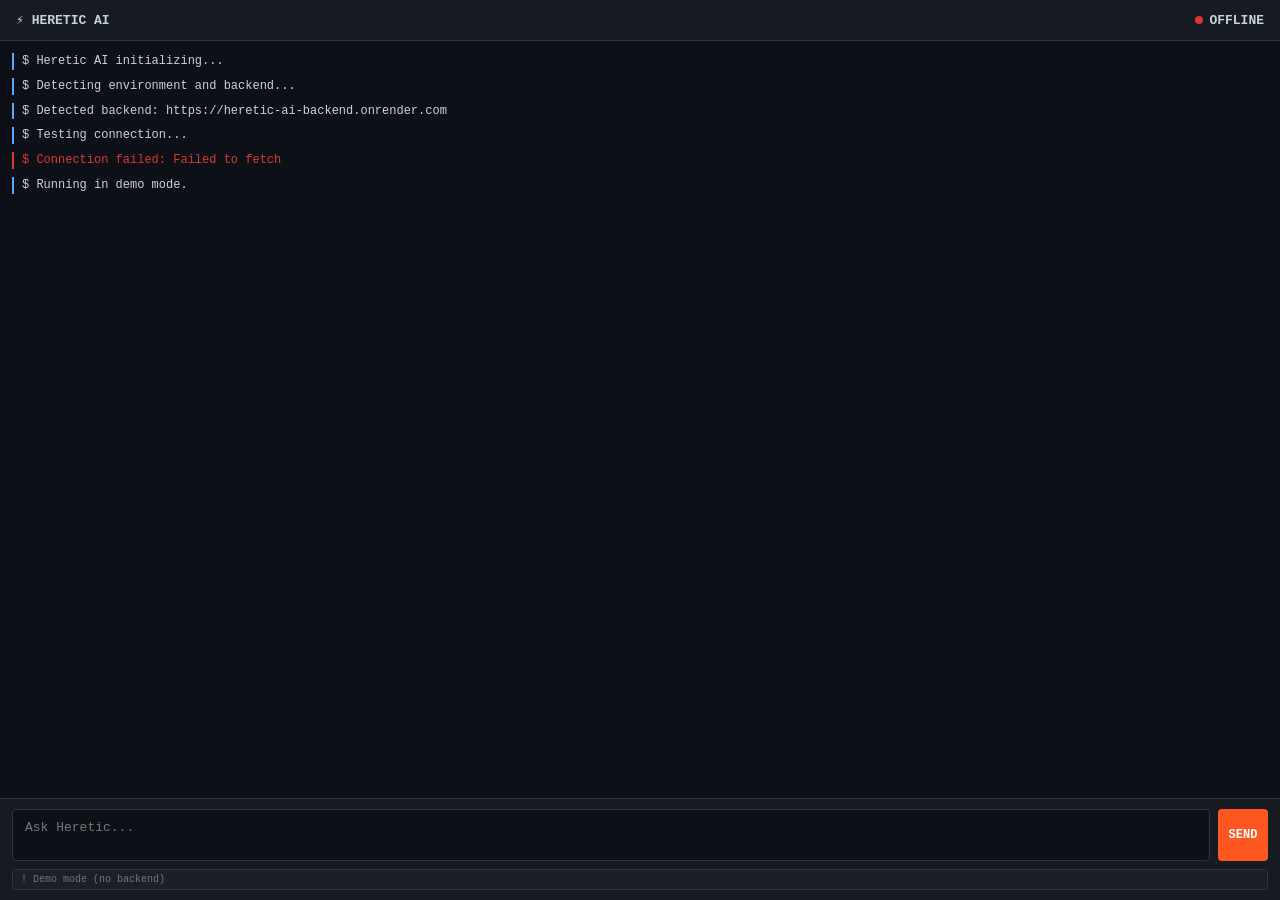
<file: index.html>
<!DOCTYPE html>
<html lang="en">
<head>
    <meta charset="UTF-8">
    <meta name="viewport" content="width=device-width, initial-scale=1.0, maximum-scale=1.0, user-scalable=no, viewport-fit=cover">
    <meta name="apple-mobile-web-app-capable" content="yes">
    <meta name="apple-mobile-web-app-status-bar-style" content="black-translucent">
    <meta name="apple-mobile-web-app-title" content="Heretic AI">
    <meta name="theme-color" content="#0d1117">
    <title>Heretic AI</title>
    <style>
        :root {
            --bg-color: #0d1117;
            --accent-color: #ff5722;
            --text-color: #c9d1d9;
            --terminal-bg: #161b22;
            --border-color: #30363d;
            --success: #238636;
            --info: #58a6ff;
            --error: #da3633;
        }

        * {
            box-sizing: border-box;
            -webkit-user-select: none;
            user-select: none;
        }

        html, body {
            margin: 0;
            padding: 0;
            width: 100%;
            height: 100%;
            height: 100vh;
            height: 100dvh;
        }

        body {
            background-color: var(--bg-color);
            color: var(--text-color);
            font-family: -apple-system, BlinkMacSystemFont, "Menlo", "Monaco", "Courier New", monospace;
            display: flex;
            flex-direction: column;
            overflow: hidden;
            position: fixed;
        }

        header {
            background-color: var(--terminal-bg);
            border-bottom: 1px solid var(--border-color);
            padding: 12px 16px;
            font-size: 13px;
            font-weight: 600;
            display: flex;
            justify-content: space-between;
            align-items: center;
            flex-shrink: 0;
            z-index: 100;
        }

        .status-indicator {
            display: flex;
            align-items: center;
            gap: 6px;
        }

        .status-dot {
            width: 8px;
            height: 8px;
            border-radius: 50%;
            background-color: var(--error);
            animation: pulse 2s infinite;
        }

        .status-dot.online {
            background-color: var(--success);
        }

        @keyframes pulse {
            0%, 100% { opacity: 1; }
            50% { opacity: 0.6; }
        }

        #terminal {
            flex: 1;
            overflow-y: auto;
            overflow-x: hidden;
            padding: 12px 12px;
            display: flex;
            flex-direction: column;
            gap: 8px;
            font-size: 12px;
            line-height: 1.4;
            -webkit-overflow-scrolling: touch;
            word-break: break-word;
            white-space: pre-wrap;
        }

        .log-entry {
            border-left: 2px solid var(--border-color);
            padding-left: 8px;
            animation: slideIn 0.2s ease-out;
        }

        @keyframes slideIn {
            from {
                opacity: 0;
                transform: translateY(-4px);
            }
            to {
                opacity: 1;
                transform: translateY(0);
            }
        }

        .log-entry.user {
            border-left-color: var(--accent-color);
            color: var(--accent-color);
        }

        .log-entry.system {
            border-left-color: var(--info);
            color: var(--text-color);
        }

        .log-entry.error {
            border-left-color: var(--error);
            color: var(--error);
        }

        .log-entry.success {
            border-left-color: var(--success);
            color: var(--success);
        }

        .controls {
            background-color: var(--terminal-bg);
            border-top: 1px solid var(--border-color);
            padding: 10px 12px;
            display: flex;
            flex-direction: column;
            gap: 8px;
            flex-shrink: 0;
        }

        .input-row {
            display: flex;
            gap: 8px;
        }

        input[type="text"], textarea {
            flex: 1;
            background-color: var(--bg-color);
            border: 1px solid var(--border-color);
            color: var(--text-color);
            padding: 10px 12px;
            border-radius: 4px;
            font-size: 13px;
            font-family: inherit;
            outline: none;
            -webkit-user-select: text;
            user-select: text;
        }

        textarea {
            min-height: 40px;
            max-height: 80px;
            resize: none;
        }

        input::placeholder {
            color: #6e7681;
        }

        button {
            background-color: var(--accent-color);
            color: white;
            border: none;
            padding: 10px 14px;
            border-radius: 4px;
            font-weight: 600;
            font-size: 12px;
            cursor: pointer;
            font-family: inherit;
            transition: all 0.15s;
            -webkit-tap-highlight-color: transparent;
        }

        button:active {
            transform: scale(0.95);
            opacity: 0.8;
        }

        button:disabled {
            opacity: 0.5;
            cursor: not-allowed;
        }

        button.secondary {
            background-color: #21262d;
            border: 1px solid var(--border-color);
            color: var(--text-color);
        }

        .hidden-panel {
            display: none !important;
        }

        .config-info {
            font-size: 10px;
            color: #6e7681;
            padding: 4px 8px;
            background-color: rgba(255, 255, 255, 0.02);
            border-radius: 4px;
            border: 1px solid var(--border-color);
        }

        @media (max-height: 600px) {
            #terminal {
                font-size: 11px;
            }

            input[type="text"], textarea {
                font-size: 12px;
            }
        }
    </style>
</head>
<body>
    <header>
        <span>⚡ HERETIC AI</span>
        <div class="status-indicator">
            <span class="status-dot" id="statusDot"></span>
            <span id="statusText">INIT</span>
        </div>
    </header>

    <div id="terminal">
        <div class="log-entry system">$ Heretic AI initializing...</div>
        <div class="log-entry system">$ Detecting environment and backend...</div>
    </div>

    <div class="controls">
        <div class="input-row">
            <textarea id="userInput" placeholder="Ask Heretic..." onkeypress="handleKeyPress(event)"></textarea>
            <button id="sendBtn" onclick="sendMessage()" style="width: 50px; padding: 10px;">SEND</button>
        </div>
        <div class="config-info" id="configInfo">Configuring...</div>
    </div>

    <script>
        // Auto-configuration and environment detection
        class HereticAI {
            constructor() {
                this.backendUrl = this.detectBackendUrl();
                this.terminal = document.getElementById('terminal');
                this.userInput = document.getElementById('userInput');
                this.sendBtn = document.getElementById('sendBtn');
                this.statusDot = document.getElementById('statusDot');
                this.statusText = document.getElementById('statusText');
                this.configInfo = document.getElementById('configInfo');
                this.isOnline = false;
                this.init();
            }

            detectBackendUrl() {
                // Auto-detect backend based on environment
                const hostname = window.location.hostname;
                const protocol = window.location.protocol;
                const port = window.location.port;

                // If on localhost, use localhost backend
                if (hostname === 'localhost' || hostname === '127.0.0.1') {
                    return 'http://localhost:8000';
                }

                // If on a real domain, try to use backend on same domain with /api prefix
                // This assumes your Netlify or production setup routes /api to the backend
                if (protocol === 'https:') {
                    // Try standard API endpoint first
                    return `https://${hostname}/api`;
                }

                // Fallback to localStorage or default
                const stored = localStorage.getItem('backendUrl');
                if (stored) return stored;

                // Default for Render/Railway deployments
                return 'https://heretic-ai-backend.onrender.com';
            }

            async init() {
                this.log('$ Detected backend: ' + this.backendUrl, 'system');
                this.log('$ Testing connection...', 'system');
                await this.checkConnection();
                this.setupEventListeners();
            }

            async checkConnection() {
                try {
                    const response = await fetch(`${this.backendUrl}/`, {
                        method: 'GET',
                        mode: 'cors',
                        timeout: 5000
                    });

                    if (response.ok) {
                        const data = await response.json();
                        this.isOnline = true;
                        this.updateStatus(true);
                        this.log(`$ Connected to ${data.engine || 'Backend'}`, 'success');
                        this.log('$ Ready for input.', 'system');
                        this.configInfo.textContent = `✔ Backend: ${this.backendUrl}`;
                    } else {
                        throw new Error(`Status ${response.status}`);
                    }
                } catch (err) {
                    this.isOnline = false;
                    this.updateStatus(false);
                    this.log(`$ Connection failed: ${err.message}`, 'error');
                    this.log('$ Running in demo mode.', 'system');
                    this.configInfo.textContent = '! Demo mode (no backend)';
                }
            }

            setupEventListeners() {
                this.userInput.addEventListener('input', () => {
                    this.userInput.style.height = 'auto';
                    this.userInput.style.height = Math.min(this.userInput.scrollHeight, 80) + 'px';
                });
            }

            async sendMessage() {
                const message = this.userInput.value.trim();
                if (!message) return;

                this.log(`> ${message}`, 'user');
                this.userInput.value = '';
                this.userInput.style.height = 'auto';
                this.sendBtn.disabled = true;

                if (this.isOnline) {
                    await this.sendToBackend(message);
                } else {
                    this.sendDemoResponse(message);
                }

                this.sendBtn.disabled = false;
            }

            async sendToBackend(message) {
                try {
                    this.log('$ Processing...', 'system');
                    const response = await fetch(`${this.backendUrl}/api/chat`, {
                        method: 'POST',
                        headers: {
                            'Content-Type': 'application/json',
                        },
                        body: JSON.stringify({ message })
                    });

                    if (response.ok) {
                        const data = await response.json();
                        this.log(data.response || 'No response', 'system');
                    } else {
                        throw new Error(`Status ${response.status}`);
                    }
                } catch (err) {
                    this.log(`$ Error: ${err.message}`, 'error');
                }
            }

            sendDemoResponse(message) {
                const lower = message.toLowerCase();
                let response = '';

                if (lower.includes('hello') || lower.includes('hi')) {
                    response = '$ Hello! I\'m Heretic AI running in demo mode. Connect a backend to enable live responses.';
                } else if (lower.includes('what') || lower.includes('who')) {
                    response = '$ I\'m Heretic AI, an uncensored language model assistant. This is the demo version.';
                } else if (lower.includes('how')) {
                    response = '$ To use live AI: 1) Deploy backend 2) Update backend URL 3) Reconnect';
                } else if (lower.includes('help')) {
                    response = '$ Commands: chat freely, or deploy a backend for live LLM responses.';
                } else {
                    response = `$ [DEMO] Received: "${message}" - Connect backend for real responses.`;
                }

                this.log(response, 'system');
            }

            log(text, type = 'system') {
                const entry = document.createElement('div');
                entry.className = `log-entry ${type}`;
                entry.textContent = text;
                this.terminal.appendChild(entry);
                this.terminal.scrollTop = this.terminal.scrollHeight;
            }

            updateStatus(online) {
                this.statusDot.className = `status-dot ${online ? 'online' : ''}`;
                this.statusText.textContent = online ? 'ONLINE' : 'OFFLINE';
            }
        }

        // Initialize on load
        let app;
        window.addEventListener('load', () => {
            app = new HereticAI();
        });

        // Global functions for HTML
        function handleKeyPress(e) {
            if (e.key === 'Enter' && !e.shiftKey) {
                e.preventDefault();
                if (app) app.sendMessage();
            }
        }

        function sendMessage() {
            if (app) app.sendMessage();
        }
    </script>
</body>
</html>
</file>
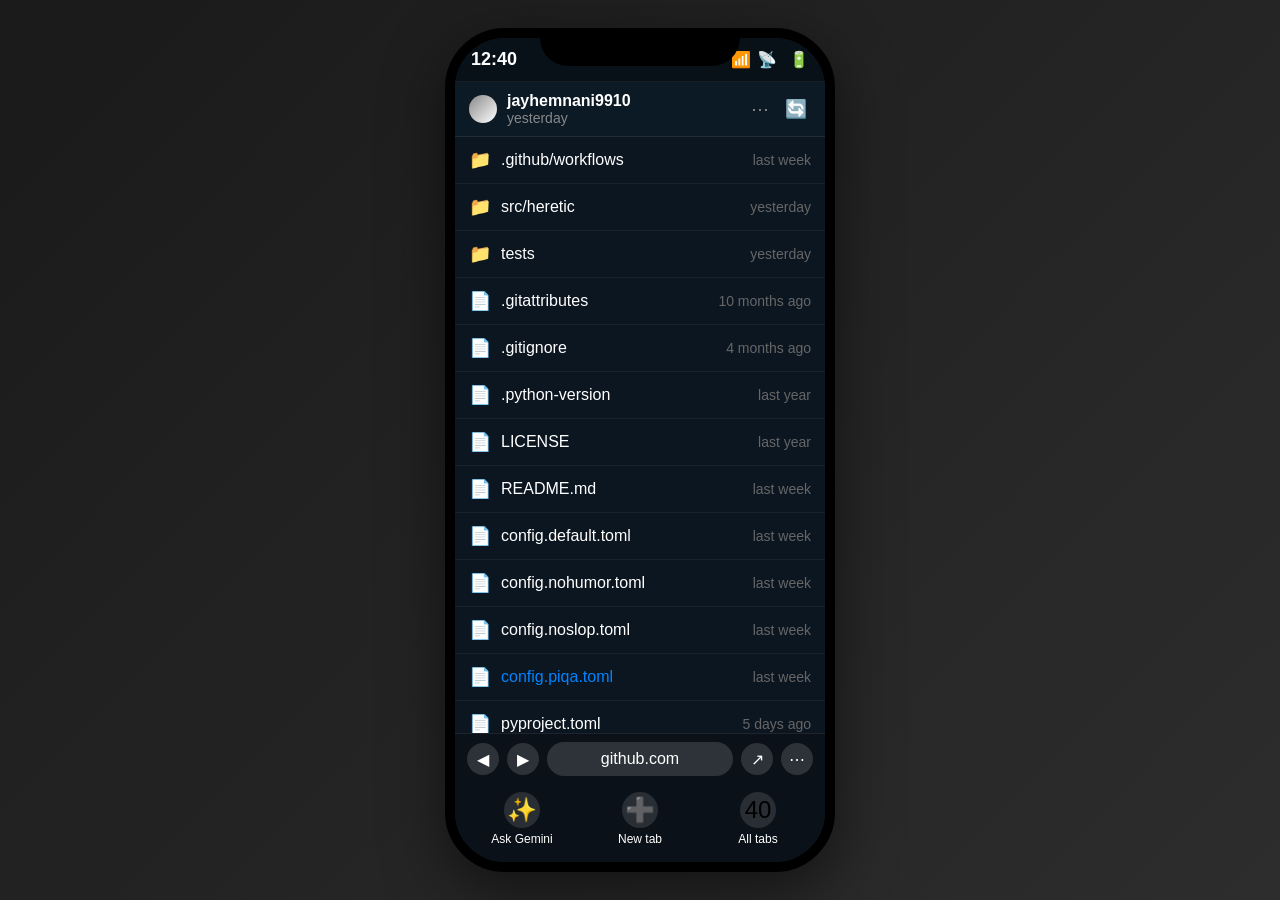
<file: web/index.html>
<!DOCTYPE html>
<html lang="en">
<head>
    <meta charset="UTF-8">
    <meta name="viewport" content="width=device-width, initial-scale=1.0">
    <title>Heretic AI - iPhone Browser View</title>
    <link rel="stylesheet" href="styles.css">
</head>
<body>
    <div class="phone-container">
        <div class="phone-bezel">
            <!-- Notch -->
            <div class="notch"></div>
            
            <!-- Screen -->
            <div class="screen">
                <!-- Status Bar -->
                <div class="status-bar">
                    <span class="time">12:40</span>
                    <div class="icons">
                        <span class="icon">📶</span>
                        <span class="icon">📡</span>
                        <span class="icon battery">🔋</span>
                    </div>
                </div>

                <!-- Content -->
                <div class="content-scroll">
                    <!-- Repo Browser Header -->
                    <div class="repo-header">
                        <div class="user-info">
                            <div class="avatar"></div>
                            <div class="user-meta">
                                <h3>jayhemnani9910</h3>
                                <p>yesterday</p>
                            </div>
                            <div class="header-icons">
                                <button>⋯</button>
                                <button>🔄</button>
                            </div>
                        </div>
                    </div>

                    <!-- File List -->
                    <div class="file-list">
                        <div class="file-item">
                            <span class="file-icon">📁</span>
                            <span class="file-name">.github/workflows</span>
                            <span class="file-date">last week</span>
                        </div>
                        <div class="file-item">
                            <span class="file-icon">📁</span>
                            <span class="file-name">src/heretic</span>
                            <span class="file-date">yesterday</span>
                        </div>
                        <div class="file-item">
                            <span class="file-icon">📁</span>
                            <span class="file-name">tests</span>
                            <span class="file-date">yesterday</span>
                        </div>
                        <div class="file-item">
                            <span class="file-icon">📄</span>
                            <span class="file-name">.gitattributes</span>
                            <span class="file-date">10 months ago</span>
                        </div>
                        <div class="file-item">
                            <span class="file-icon">📄</span>
                            <span class="file-name">.gitignore</span>
                            <span class="file-date">4 months ago</span>
                        </div>
                        <div class="file-item">
                            <span class="file-icon">📄</span>
                            <span class="file-name">.python-version</span>
                            <span class="file-date">last year</span>
                        </div>
                        <div class="file-item">
                            <span class="file-icon">📄</span>
                            <span class="file-name">LICENSE</span>
                            <span class="file-date">last year</span>
                        </div>
                        <div class="file-item">
                            <span class="file-icon">📄</span>
                            <span class="file-name">README.md</span>
                            <span class="file-date">last week</span>
                        </div>
                        <div class="file-item">
                            <span class="file-icon">📄</span>
                            <span class="file-name">config.default.toml</span>
                            <span class="file-date">last week</span>
                        </div>
                        <div class="file-item">
                            <span class="file-icon">📄</span>
                            <span class="file-name">config.nohumor.toml</span>
                            <span class="file-date">last week</span>
                        </div>
                        <div class="file-item">
                            <span class="file-icon">📄</span>
                            <span class="file-name">config.noslop.toml</span>
                            <span class="file-date">last week</span>
                        </div>
                        <div class="file-item selected">
                            <span class="file-icon">📄</span>
                            <span class="file-name">config.piqa.toml</span>
                            <span class="file-date">last week</span>
                        </div>
                        <div class="file-item">
                            <span class="file-icon">📄</span>
                            <span class="file-name">pyproject.toml</span>
                            <span class="file-date">5 days ago</span>
                        </div>
                        <div class="file-item">
                            <span class="file-icon">📄</span>
                            <span class="file-name">uv.lock</span>
                            <span class="file-date">5 days ago</span>
                        </div>
                    </div>

                    <!-- README Section -->
                    <div class="readme-section">
                        <div class="readme-header">
                            <div class="readme-title">
                                <h2>README</h2>
                                <span class="license">AGPL-3.0 license</span>
                            </div>
                            <div class="readme-actions">
                                <button>✎</button>
                                <button>↗</button>
                                <button>☰</button>
                            </div>
                        </div>

                        <div class="readme-divider"></div>

                        <div class="readme-content">
                            <div class="readme-hero">
                                <div class="hero-text">
                                    <h1>Heretic:</h1>
                                    <h1>Fully</h1>
                                    <h1>automatic</h1>
                                    <h1>censorship removal</h1>
                                    <h1>for language models</h1>
                                </div>
                                <div class="hero-badge">
                                    <div class="badge-content">
                                        <div class="flame-aura"></div>
                                        <div class="flame-icon">🔥</div>
                                    </div>
                                </div>
                            </div>

                            <div class="action-pills">
                                <button class="pill discord">💬 DISCORD <span class="count">233 ONLINE</span></button>
                                <button class="pill matrix">[ ] MATRIX</button>
                            </div>

                            <div class="follow-pills">
                                <button class="pill follow">Follow us on ✨</button>
                                <button class="pill codeberg">🔗 CODEBERG MIRROR</button>
                            </div>

                            <div class="trending-card">
                                <div class="trending-number">1</div>
                                <div class="trending-text">GitHub Trending<br>#1 Repository Of The Day</div>
                            </div>
                        </div>
                    </div>
                </div>

                <!-- Browser Footer -->
                <div class="browser-footer">
                    <div class="navbar-top">
                        <button class="nav-btn">◀</button>
                        <button class="nav-btn">▶</button>
                        <div class="url-bar">github.com</div>
                        <button class="nav-btn">↗</button>
                        <button class="nav-btn">⋯</button>
                    </div>
                    <div class="tab-bar">
                        <div class="tab-item">
                            <div class="tab-icon">✨</div>
                            <div class="tab-label">Ask Gemini</div>
                        </div>
                        <div class="tab-item">
                            <div class="tab-icon">➕</div>
                            <div class="tab-label">New tab</div>
                        </div>
                        <div class="tab-item">
                            <div class="tab-icon">40</div>
                            <div class="tab-label">All tabs</div>
                        </div>
                    </div>
                </div>
            </div>
        </div>
    </div>

    <script src="script.js"></script>
</body>
</html>
</file>
<file: web/styles.css>
* {
    margin: 0;
    padding: 0;
    box-sizing: border-box;
}

body {
    font-family: -apple-system, BlinkMacSystemFont, 'Segoe UI', Roboto, sans-serif;
    background: linear-gradient(135deg, #1a1a1a 0%, #2d2d2d 100%);
    display: flex;
    justify-content: center;
    align-items: center;
    min-height: 100vh;
    padding: 20px;
}

.phone-container {
    perspective: 1000px;
    animation: float 3s ease-in-out infinite;
}

@keyframes float {
    0%, 100% { transform: translateY(0px); }
    50% { transform: translateY(-10px); }
}

.phone-bezel {
    width: 390px;
    height: 844px;
    background: #000;
    border-radius: 60px;
    border: 10px solid #000;
    box-shadow: 0 20px 60px rgba(0, 0, 0, 0.5), inset 0 0 0 1px rgba(255, 255, 255, 0.1);
    position: relative;
    overflow: hidden;
}

.notch {
    position: absolute;
    top: 0;
    left: 50%;
    transform: translateX(-50%);
    width: 200px;
    height: 28px;
    background: #000;
    border-radius: 0 0 40px 40px;
    z-index: 100;
}

.screen {
    width: 100%;
    height: 100%;
    background: linear-gradient(180deg, #0b1118 0%, #0d1621 100%);
    display: flex;
    flex-direction: column;
    overflow: hidden;
}

.status-bar {
    height: 44px;
    background: #091118;
    display: flex;
    justify-content: space-between;
    align-items: center;
    padding: 0 16px;
    border-bottom: 1px solid rgba(255, 255, 255, 0.05);
}

.time {
    color: #fff;
    font-size: 18px;
    font-weight: 600;
}

.icons {
    display: flex;
    gap: 6px;
    font-size: 16px;
}

.battery {
    margin-left: 6px;
}

.content-scroll {
    flex: 1;
    overflow-y: auto;
    overflow-x: hidden;
}

.content-scroll::-webkit-scrollbar {
    width: 4px;
}

.content-scroll::-webkit-scrollbar-track {
    background: transparent;
}

.content-scroll::-webkit-scrollbar-thumb {
    background: rgba(255, 255, 255, 0.1);
    border-radius: 2px;
}

.repo-header {
    background: #0c1a26;
    border-bottom: 1px solid rgba(255, 255, 255, 0.08);
    padding: 10px 14px;
}

.user-info {
    display: flex;
    align-items: center;
    gap: 10px;
}

.avatar {
    width: 28px;
    height: 28px;
    border-radius: 50%;
    background: linear-gradient(135deg, #888, #fff);
    flex-shrink: 0;
}

.user-meta {
    flex: 1;
}

.user-meta h3 {
    color: #fff;
    font-size: 16px;
    font-weight: 600;
    margin: 0;
}

.user-meta p {
    color: #888;
    font-size: 14px;
    margin: 0;
}

.header-icons {
    display: flex;
    gap: 8px;
}

.header-icons button {
    background: none;
    border: none;
    color: #888;
    font-size: 18px;
    cursor: pointer;
    padding: 4px;
}

.file-list {
    background: #0c1621;
    border-bottom: 1px solid rgba(255, 255, 255, 0.08);
}

.file-item {
    display: flex;
    align-items: center;
    gap: 10px;
    padding: 12px 14px;
    border-bottom: 1px solid rgba(255, 255, 255, 0.05);
    color: #fff;
    font-size: 16px;
    transition: background 0.2s;
}

.file-item:hover {
    background: rgba(255, 255, 255, 0.02);
}

.file-item.selected {
    color: #0084ff;
}

.file-icon {
    font-size: 18px;
    min-width: 18px;
    text-align: center;
}

.file-name {
    flex: 1;
    font-weight: 400;
}

.file-date {
    color: #666;
    font-size: 14px;
    text-align: right;
    min-width: 100px;
}

.readme-section {
    background: #0d1621;
    padding: 12px;
}

.readme-header {
    display: flex;
    justify-content: space-between;
    align-items: center;
    gap: 12px;
    margin-bottom: 10px;
}

.readme-title {
    display: flex;
    align-items: baseline;
    gap: 8px;
}

.readme-title h2 {
    color: #fff;
    font-size: 32px;
    font-weight: 700;
    margin: 0;
}

.license {
    color: #888;
    font-size: 14px;
}

.readme-actions {
    display: flex;
    gap: 10px;
}

.readme-actions button {
    background: none;
    border: none;
    color: #888;
    font-size: 20px;
    cursor: pointer;
}

.readme-divider {
    width: 100%;
    height: 2px;
    background: #f88d6b;
    margin-bottom: 12px;
}

.readme-content {
    display: flex;
    flex-direction: column;
    gap: 16px;
}

.readme-hero {
    display: flex;
    gap: 12px;
}

.hero-text {
    flex: 1;
}

.hero-text h1 {
    color: #fff;
    font-size: 36px;
    font-weight: 900;
    line-height: 1.1;
    margin: 0;
}

.hero-badge {
    width: 140px;
    height: 140px;
    border-radius: 20px;
    background: radial-gradient(circle at 30% 30%, #ff6b00, #1a1a1a);
    border: 2px solid #ff7722;
    display: flex;
    justify-content: center;
    align-items: center;
    position: relative;
    flex-shrink: 0;
}

.badge-content {
    position: relative;
    width: 100%;
    height: 100%;
    display: flex;
    justify-content: center;
    align-items: center;
}

.flame-aura {
    position: absolute;
    width: 80%;
    height: 80%;
    border-radius: 50%;
    background: radial-gradient(circle, #ff7722, transparent);
    filter: blur(20px);
    animation: pulse 2s ease-in-out infinite;
}

@keyframes pulse {
    0%, 100% { transform: scale(1); opacity: 0.6; }
    50% { transform: scale(1.1); opacity: 0.8; }
}

.flame-icon {
    font-size: 60px;
    position: relative;
    z-index: 1;
    animation: flicker 1.5s ease-in-out infinite;
}

@keyframes flicker {
    0%, 100% { transform: translateY(0) scale(1); }
    50% { transform: translateY(-2px) scale(1.05); }
}

.action-pills {
    display: flex;
    gap: 8px;
}

.pill {
    flex: 1;
    padding: 10px 12px;
    border: none;
    border-radius: 24px;
    background: #111821;
    color: #fff;
    font-size: 14px;
    font-weight: 600;
    cursor: pointer;
    transition: all 0.2s;
    display: flex;
    align-items: center;
    justify-content: center;
    gap: 6px;
    letter-spacing: 0.5px;
}

.pill:hover {
    background: #1a2430;
}

.pill.discord {
    background: #111821;
}

.pill.discord .count {
    background: #4f5ce6;
    padding: 2px 6px;
    border-radius: 12px;
    font-size: 12px;
    margin-left: 4px;
}

.pill.matrix {
    background: #111821;
}

.follow-pills {
    display: flex;
    gap: 8px;
}

.pill.follow {
    flex: 1;
    font-size: 13px;
}

.pill.codeberg {
    flex: 1;
    font-size: 13px;
}

.trending-card {
    background: #f3f3f6;
    border-radius: 16px;
    padding: 14px;
    display: flex;
    gap: 12px;
    align-items: center;
    margin-top: 4px;
}

.trending-number {
    width: 40px;
    height: 40px;
    background: #efe9f6;
    border-radius: 50%;
    display: flex;
    justify-content: center;
    align-items: center;
    font-size: 24px;
    font-weight: 900;
    color: #3d2d52;
    flex-shrink: 0;
}

.trending-text {
    color: #1d1a2a;
    font-size: 14px;
    font-weight: 700;
    line-height: 1.2;
}

.browser-footer {
    background: #0b1118;
    border-top: 1px solid rgba(255, 255, 255, 0.08);
    padding: 8px 12px;
}

.navbar-top {
    display: flex;
    gap: 8px;
    align-items: center;
    margin-bottom: 8px;
}

.nav-btn {
    background: rgba(185, 185, 191, 0.2);
    border: none;
    color: #fff;
    width: 32px;
    height: 32px;
    border-radius: 50%;
    cursor: pointer;
    font-size: 16px;
    display: flex;
    align-items: center;
    justify-content: center;
}

.url-bar {
    flex: 1;
    background: rgba(185, 185, 191, 0.2);
    color: #fff;
    padding: 8px 12px;
    border-radius: 20px;
    text-align: center;
    font-size: 16px;
    font-weight: 500;
}

.tab-bar {
    display: flex;
    justify-content: space-around;
    gap: 8px;
}

.tab-item {
    flex: 1;
    display: flex;
    flex-direction: column;
    align-items: center;
    gap: 4px;
    padding: 8px;
}

.tab-icon {
    font-size: 24px;
    height: 36px;
    width: 36px;
    background: rgba(249, 249, 250, 0.12);
    border-radius: 50%;
    display: flex;
    align-items: center;
    justify-content: center;
}

.tab-label {
    color: #fff;
    font-size: 12px;
    font-weight: 500;
    text-align: center;
}

@media (max-width: 500px) {
    .phone-bezel {
        width: 280px;
        height: 600px;
        border-radius: 40px;
        border: 8px solid #000;
    }

    .hero-text h1 {
        font-size: 24px;
    }

    .hero-badge {
        width: 100px;
        height: 100px;
    }

    .flame-icon {
        font-size: 44px;
    }
}
</file>
